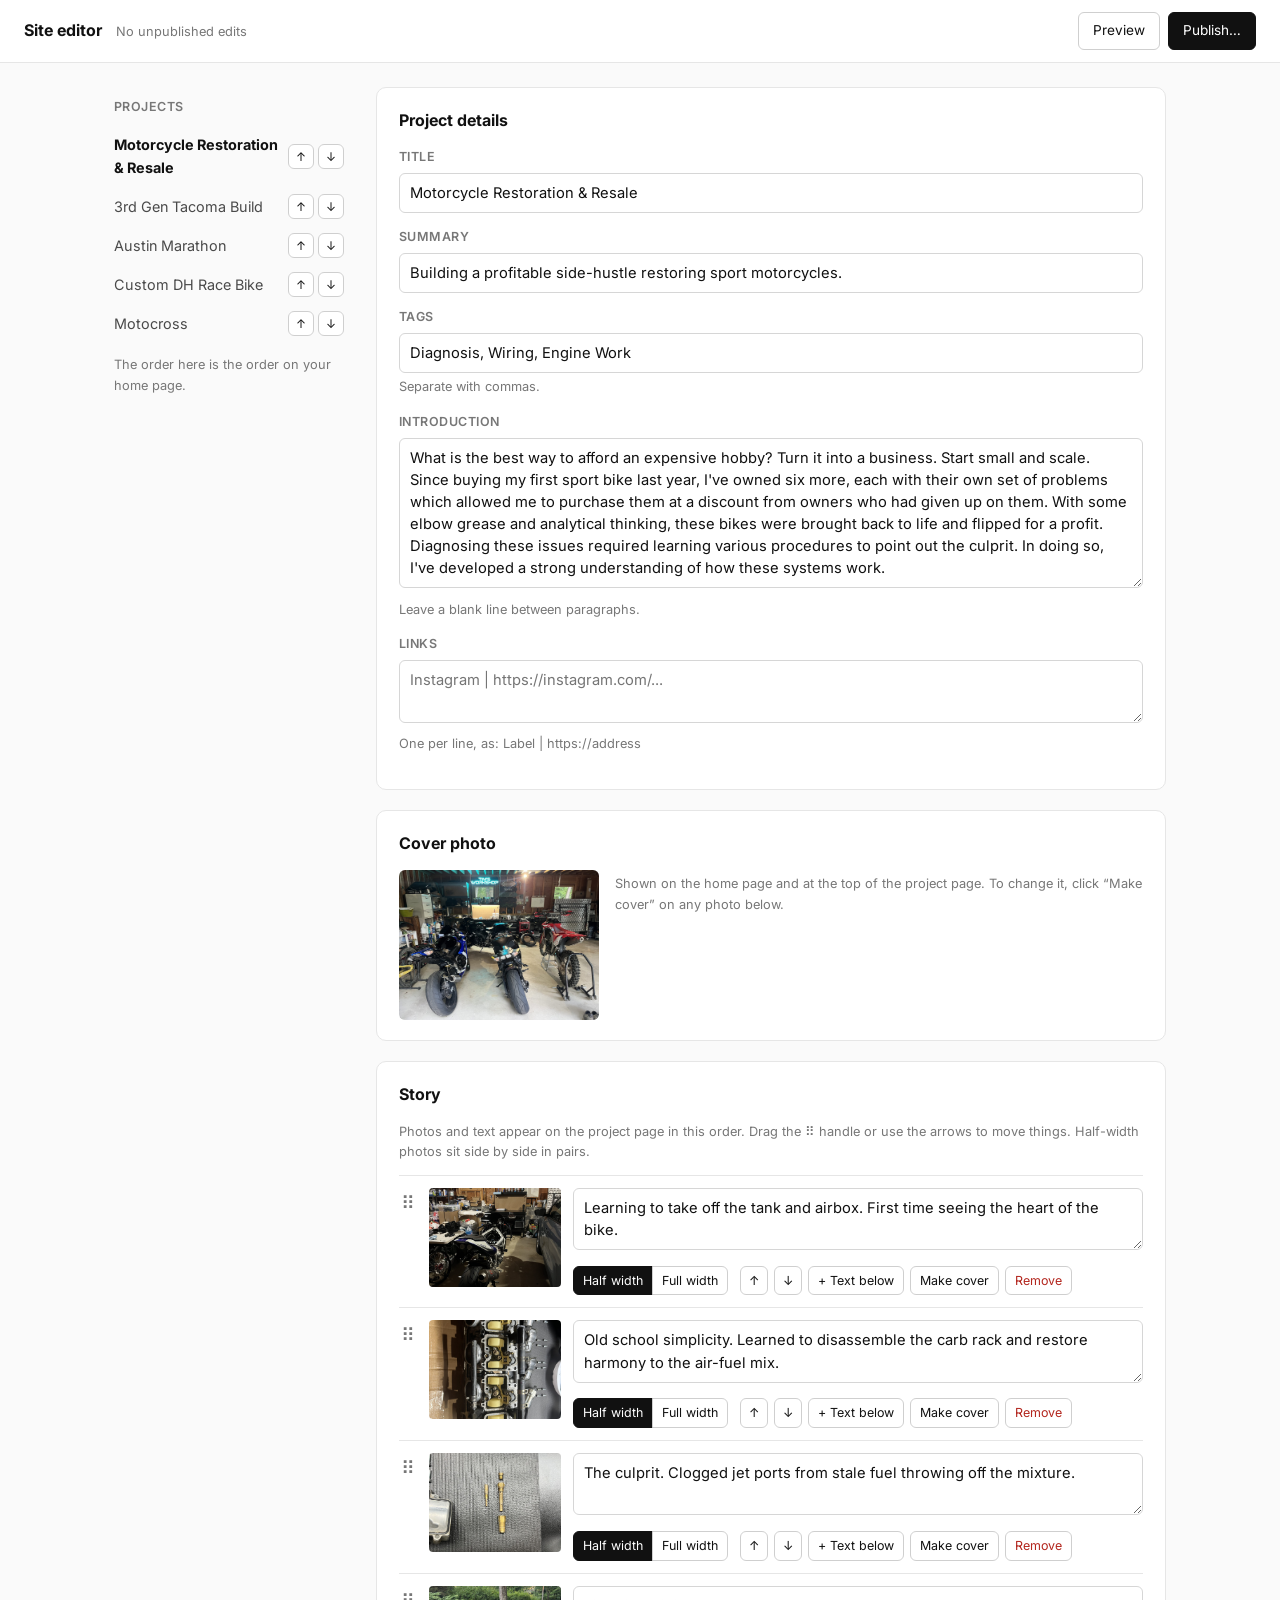
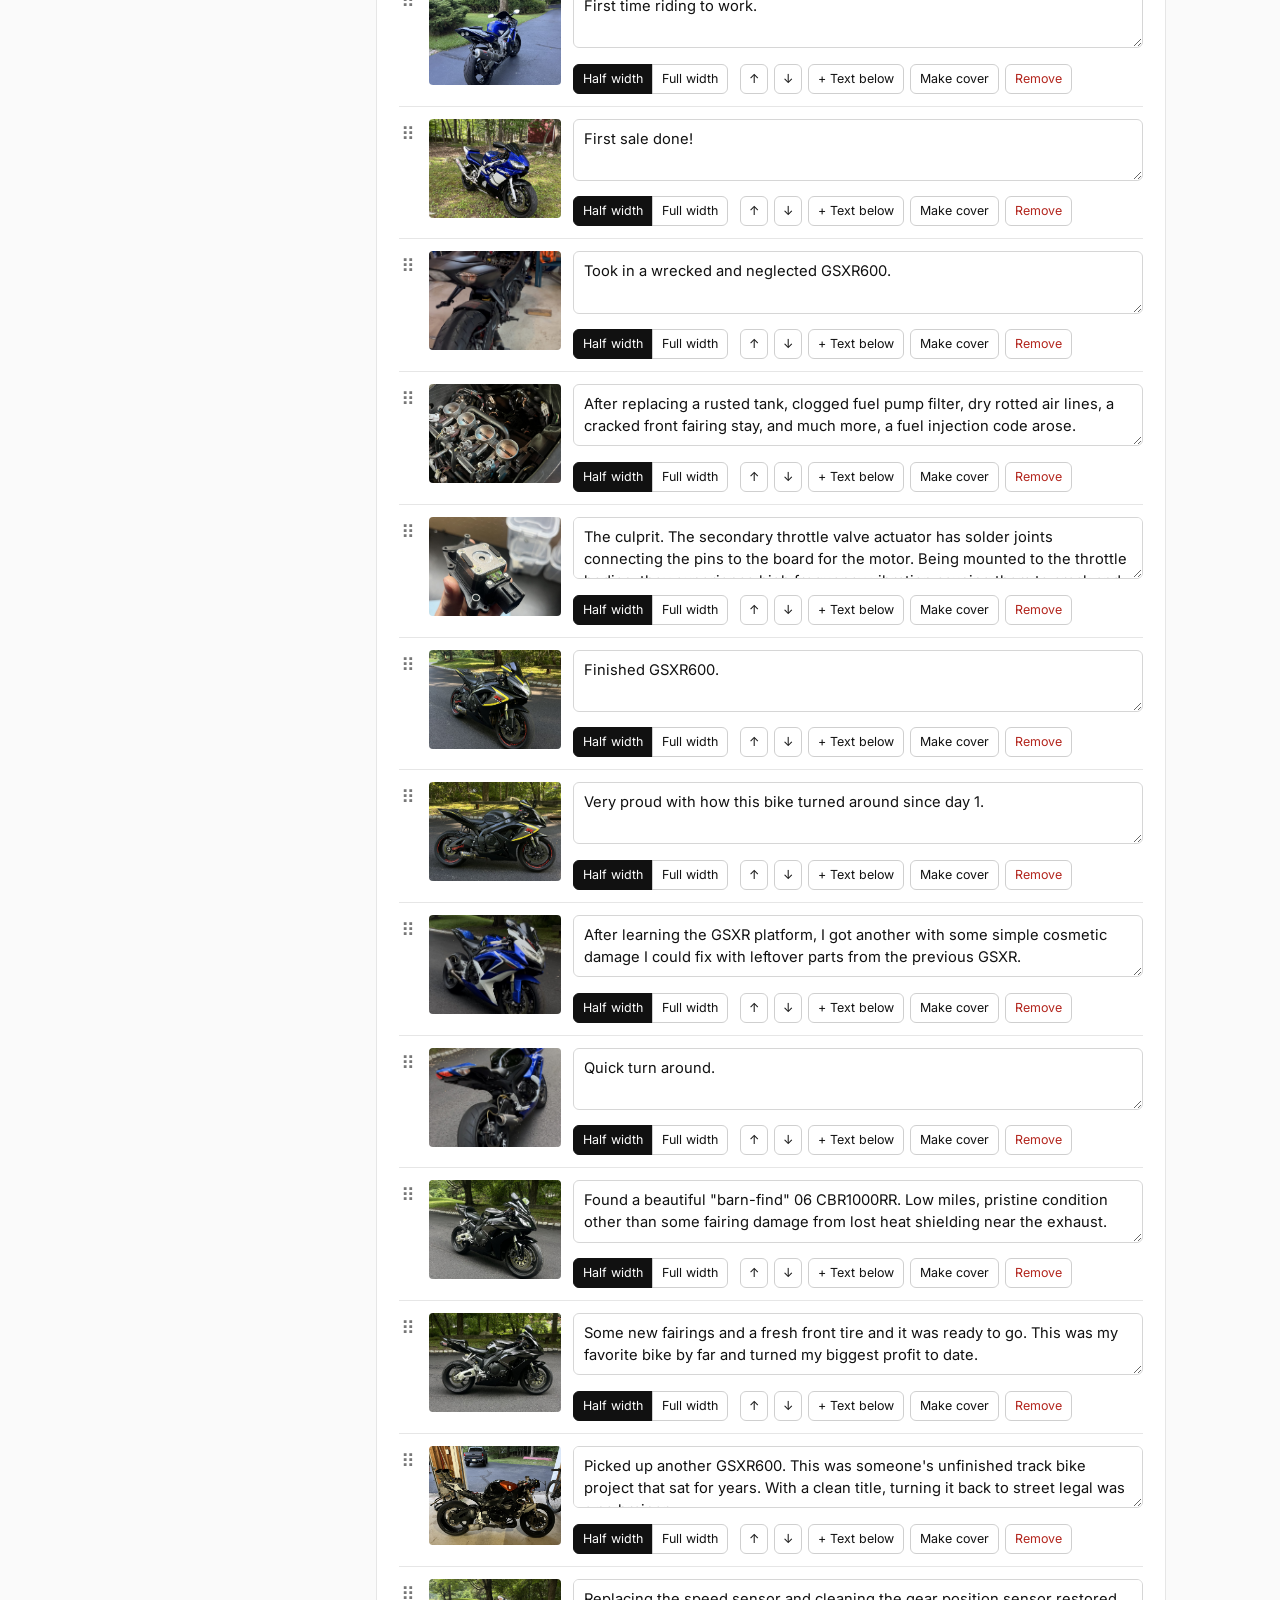
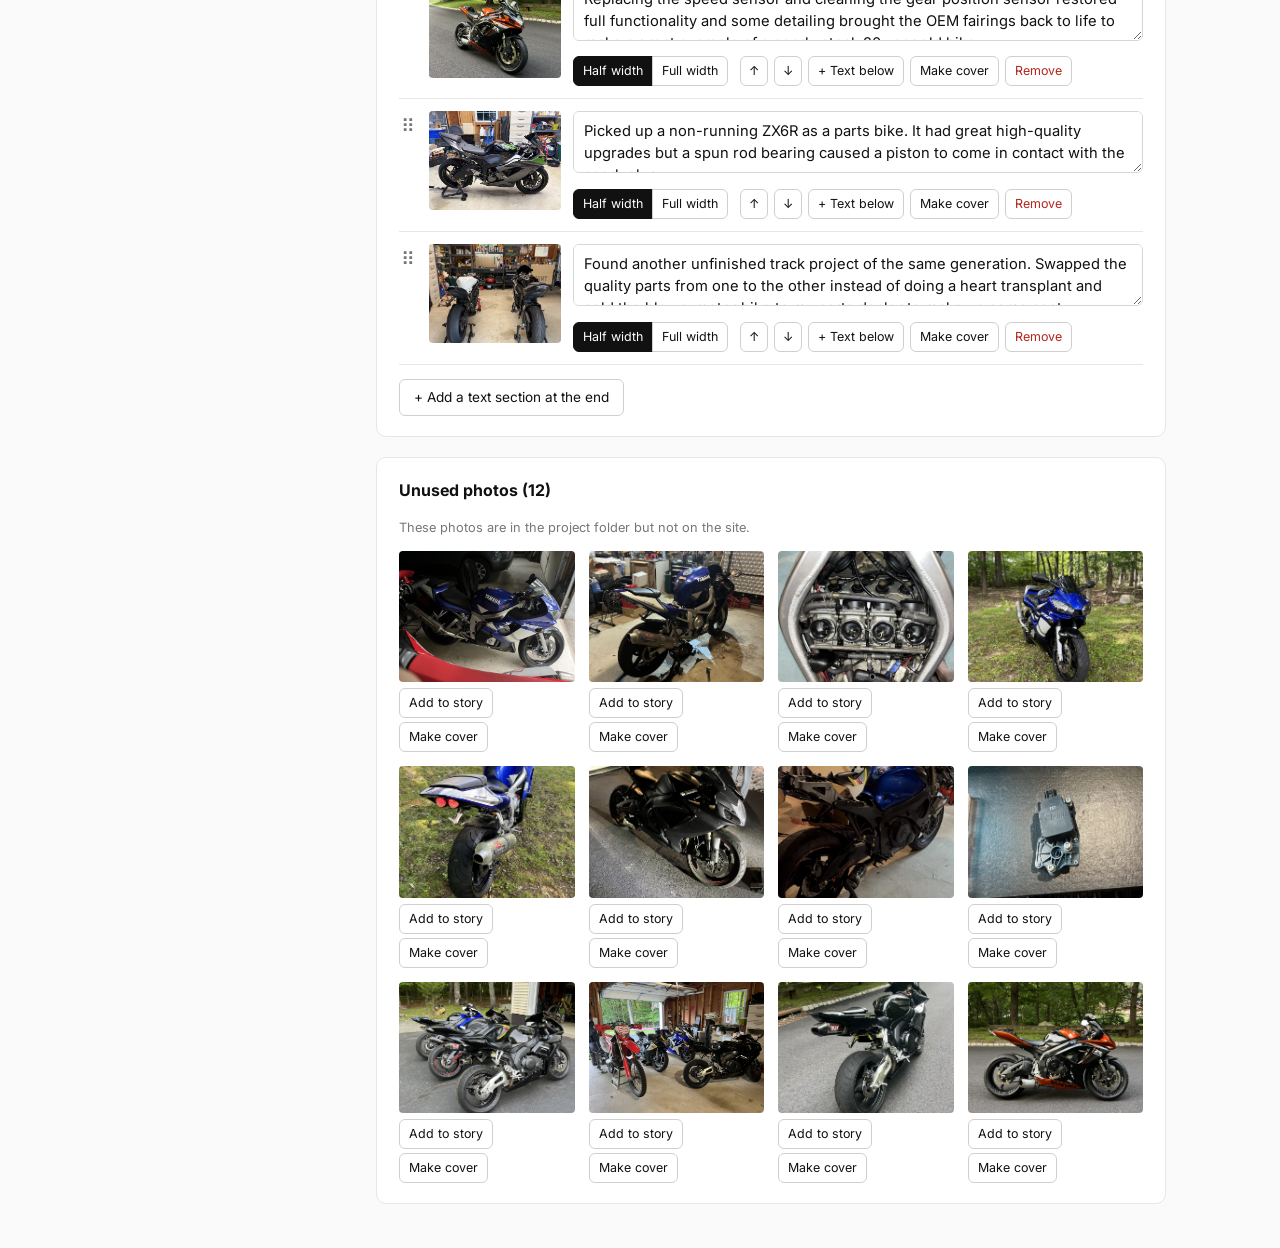
<file: edit.html>
<!DOCTYPE html>
<html lang="en">
<head>
  <meta charset="UTF-8">
  <meta name="viewport" content="width=device-width, initial-scale=1.0">
  <meta name="robots" content="noindex">
  <title>Site Editor — Timothy Sands</title>
  <link rel="icon" href="favicon.ico" sizes="any">
  <link rel="icon" type="image/png" sizes="32x32" href="favicon-32.png">
  <link rel="apple-touch-icon" href="apple-touch-icon.png">
  <link rel="preconnect" href="https://fonts.googleapis.com">
  <link rel="preconnect" href="https://fonts.gstatic.com" crossorigin>
  <link href="https://fonts.googleapis.com/css2?family=Inter:wght@400;500;700;800&display=swap" rel="stylesheet">
  <link rel="stylesheet" href="css/style.css">
  <link rel="stylesheet" href="css/editor.css">
</head>
<body class="editor">
  <header class="ed-bar">
    <div class="ed-bar-title">
      <strong>Site editor</strong>
      <span class="ed-status" id="ed-status"></span>
    </div>
    <div class="ed-bar-actions">
      <button type="button" class="ed-btn" id="ed-preview">Preview</button>
      <button type="button" class="ed-btn primary" id="ed-publish">Publish…</button>
    </div>
  </header>

  <div class="ed-notice" id="ed-notice" hidden></div>

  <div class="ed-layout">
    <aside class="ed-side">
      <h2 class="ed-label">Projects</h2>
      <ul class="ed-projects" id="ed-projects"></ul>
      <p class="ed-hint">The order here is the order on your home page.</p>
    </aside>
    <main class="ed-main" id="ed-main"></main>
  </div>

  <dialog class="ed-dialog" id="ed-dialog">
    <h2>Publish your changes</h2>
    <ol>
      <li>Click <strong>Copy my changes</strong>.</li>
      <li>Click <strong>Open projects.js on GitHub</strong>. It opens the file ready to edit.</li>
      <li>Click inside the file, select everything (<kbd>Ctrl</kbd>+<kbd>A</kbd>, or <kbd>⌘</kbd>+<kbd>A</kbd> on a Mac) and paste (<kbd>Ctrl</kbd>+<kbd>V</kbd> / <kbd>⌘</kbd>+<kbd>V</kbd>).</li>
      <li>Click <strong>Commit changes…</strong>, then <strong>Commit changes</strong> again.</li>
    </ol>
    <p>Your site updates within a couple of minutes. Your edits stay saved in this browser, so you can keep editing afterwards.</p>
    <div class="ed-dialog-actions">
      <button type="button" class="ed-btn primary" id="ed-copy">Copy my changes</button>
      <a class="ed-btn" href="https://github.com/TimSands7/Tim-Sands-Portfolio/edit/main/js/projects.js" target="_blank" rel="noopener">Open projects.js on GitHub</a>
      <button type="button" class="ed-btn" id="ed-close">Close</button>
    </div>
    <p class="ed-hint">Prefer a file? <button type="button" class="ed-link" id="ed-download">Download projects.js</button>.
      If your browser saves it as “projects (1).js”, rename it to exactly <code>projects.js</code> before uploading, or GitHub adds it as a separate file that the site ignores.</p>
    <hr>
    <button type="button" class="ed-link danger" id="ed-reset">Discard all my edits and start from the published site</button>
  </dialog>

  <script src="js/projects.js"></script>
  <script src="js/editor.js"></script>
</body>
</html>
</file>
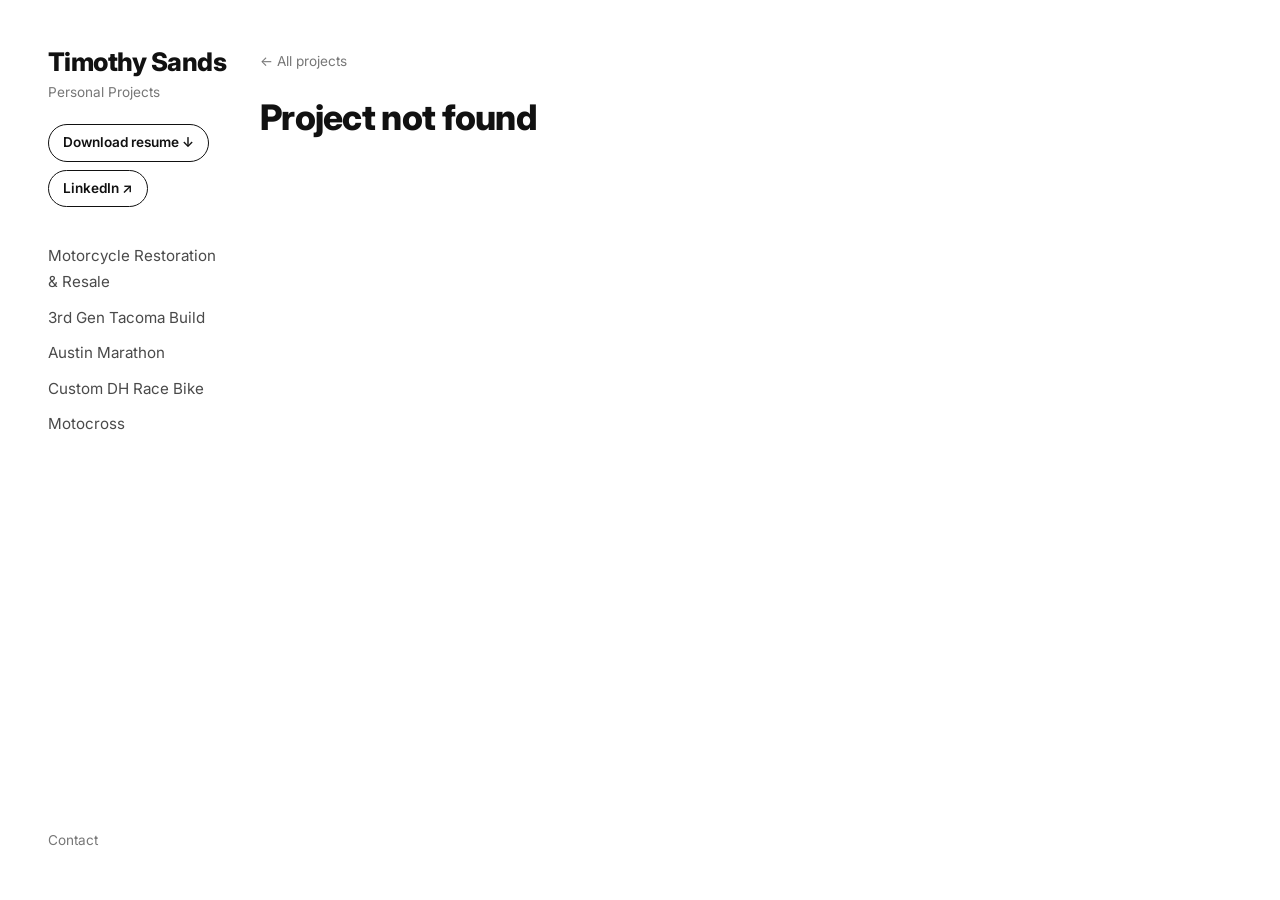
<file: project.html>
<!DOCTYPE html>
<html lang="en">
<head>
  <meta charset="UTF-8">
  <meta name="viewport" content="width=device-width, initial-scale=1.0">
  <title>Project — Timothy Sands</title>
  <link rel="icon" href="favicon.ico" sizes="any">
  <link rel="icon" type="image/png" sizes="32x32" href="favicon-32.png">
  <link rel="apple-touch-icon" href="apple-touch-icon.png">
  <link rel="preconnect" href="https://fonts.googleapis.com">
  <link rel="preconnect" href="https://fonts.gstatic.com" crossorigin>
  <link href="https://fonts.googleapis.com/css2?family=Inter:wght@400;500;700;800&display=swap" rel="stylesheet">
  <link rel="stylesheet" href="css/style.css">
</head>
<body>
  <div class="layout">
    <aside class="sidebar">
      <a href="index.html" class="site-name">Timothy Sands</a>
      <p class="tagline">Personal Projects</p>
      <div class="profile-links">
        <a href="resume.pdf" class="pill-link" id="resume-link" download="Timothy-Sands-Resume.pdf" hidden>Download resume ↓</a>
        <a href="https://www.linkedin.com/in/timothy-sands" class="pill-link" target="_blank" rel="noopener">LinkedIn ↗</a>
      </div>
      <nav>
        <ul class="project-menu" id="project-menu"></ul>
      </nav>
      <div class="sidebar-footer">
        <a href="mailto:timsands777@gmail.com">Contact</a>
      </div>
    </aside>

    <main class="content">
      <article class="project-detail" id="project-detail"></article>
    </main>
  </div>

  <script src="js/projects.js"></script>
  <script src="js/main.js"></script>
</body>
</html>
</file>
<file: css/style.css>
:root {
  --bg: #ffffff;
  --text: #111111;        /* near-black: headings, name */
  --text-muted: #4a4a4a;  /* dark grey: body copy */
  --text-soft: #777777;   /* lighter grey: captions, labels */
  --line: #e6e6e6;
  --placeholder: #f2f2f2;
  --sidebar-width: 260px;
  --gutter: 48px;
}

* { box-sizing: border-box; }

html, body {
  margin: 0;
  background: var(--bg);
  color: var(--text-muted);
  font-family: "Inter", -apple-system, BlinkMacSystemFont, "Segoe UI", Helvetica, Arial, sans-serif;
  font-size: 16px;
  line-height: 1.6;
  -webkit-font-smoothing: antialiased;
}

a { color: inherit; text-decoration: none; }

.layout {
  display: flex;
  min-height: 100vh;
}

/* ---------- Sidebar ---------- */

.sidebar {
  position: sticky;
  top: 0;
  align-self: flex-start;
  flex: 0 0 var(--sidebar-width);
  height: 100vh;
  padding: var(--gutter) 32px var(--gutter) var(--gutter);
  display: flex;
  flex-direction: column;
}

.site-name {
  font-size: 1.6rem;
  font-weight: 800;
  letter-spacing: -0.02em;
  line-height: 1.1;
  color: var(--text);
}

.tagline {
  margin: 6px 0 40px;
  font-size: 0.85rem;
  color: var(--text-soft);
}

.profile-links {
  display: flex;
  flex-wrap: wrap;
  gap: 8px;
  margin: -20px 0 36px;
}

.pill-link {
  display: inline-block;
  padding: 7px 14px;
  border: 1px solid var(--text);
  border-radius: 999px;
  font-size: 0.85rem;
  font-weight: 600;
  color: var(--text);
  transition: background 0.15s ease, color 0.15s ease;
}

.pill-link:hover { background: var(--text); color: #fff; }
.pill-link[hidden] { display: none; }

.project-menu {
  list-style: none;
  margin: 0;
  padding: 0;
}

.project-menu li + li { margin-top: 10px; }

.project-menu a {
  font-size: 0.95rem;
  color: var(--text-muted);
  transition: color 0.15s ease;
}

.project-menu a:hover,
.project-menu a.active {
  color: var(--text);
  font-weight: 600;
}

.sidebar-footer {
  margin-top: auto;
  font-size: 0.85rem;
  color: var(--text-soft);
}

.sidebar-footer a:hover { color: var(--text); }

/* ---------- Main content ---------- */

.content {
  flex: 1;
  min-width: 0;
  padding: var(--gutter) var(--gutter) var(--gutter) 0;
}

.project-grid {
  display: grid;
  grid-template-columns: repeat(auto-fill, minmax(320px, 1fr));
  gap: 40px 32px;
}

.project-card { display: block; }

.image-frame {
  position: relative;
  aspect-ratio: 4 / 3;
  overflow: hidden;
  background: var(--placeholder);
}

.image-frame img {
  width: 100%;
  height: 100%;
  object-fit: cover;
  display: block;
  transition: transform 0.4s ease, opacity 0.2s ease;
}

.project-card:hover .image-frame img {
  transform: scale(1.03);
}

.image-frame.is-placeholder {
  display: flex;
  align-items: center;
  justify-content: center;
}

.placeholder-label {
  font-size: 0.8rem;
  letter-spacing: 0.08em;
  text-transform: uppercase;
  color: var(--text-soft);
}

.card-meta { padding-top: 14px; }

.card-title {
  margin: 0;
  font-size: 1rem;
  font-weight: 700;
  color: var(--text);
}

.card-summary {
  margin: 4px 0 0;
  font-size: 0.9rem;
  color: var(--text-muted);
}

/* ---------- Project detail ---------- */

.project-detail { max-width: 880px; }

.back-link {
  display: inline-block;
  margin-bottom: 24px;
  font-size: 0.85rem;
  color: var(--text-soft);
}

.back-link:hover { color: var(--text); }

.detail-title {
  margin: 0 0 12px;
  font-size: 2.2rem;
  font-weight: 800;
  letter-spacing: -0.02em;
  line-height: 1.15;
  color: var(--text);
}

.tags {
  list-style: none;
  display: flex;
  flex-wrap: wrap;
  gap: 8px;
  margin: 0 0 28px;
  padding: 0;
}

.tags li {
  font-size: 0.78rem;
  padding: 3px 10px;
  border: 1px solid var(--line);
  border-radius: 999px;
  color: var(--text-muted);
}

.detail-hero {
  aspect-ratio: 16 / 9;
  margin-bottom: 32px;
}

.detail-body {
  max-width: 680px;
  font-size: 1.02rem;
}

.detail-body p { margin: 0 0 1.1em; }

.detail-links {
  display: flex;
  gap: 24px;
  margin: 8px 0 40px;
}

.detail-links a {
  font-weight: 600;
  color: var(--text);
  border-bottom: 1px solid var(--text);
}

/* ---------- Project story ---------- */

.story {
  display: grid;
  grid-template-columns: 1fr 1fr;
  gap: 32px 20px;
  align-items: start;
  margin-top: 16px;
}

.story-photo { margin: 0; }
.story-photo.full,
.story-text { grid-column: 1 / -1; }

.story-photo img {
  display: block;
  width: 100%;
  height: auto;
  cursor: zoom-in;
  background: var(--placeholder);
}

.story-photo.full img {
  width: auto;
  max-width: 100%;
  max-height: 80vh;
  margin: 0 auto;
  background: none;
}

.story-photo.full figcaption { text-align: center; }

.story-photo figcaption {
  margin-top: 10px;
  font-size: 0.9rem;
  line-height: 1.5;
  color: var(--text-muted);
}

.story-text {
  max-width: 680px;
  font-size: 1.02rem;
  padding: 8px 0;
}

.story-text p { margin: 0 0 1.1em; }
.story-text p:last-child { margin-bottom: 0; }

/* ---------- Lightbox ---------- */

.lightbox {
  position: fixed;
  inset: 0;
  z-index: 100;
  display: none;
  align-items: center;
  justify-content: center;
  background: rgba(255, 255, 255, 0.97);
  padding: 48px 72px;
}

.lightbox.open { display: flex; }

.lightbox figure {
  margin: 0;
  max-width: 100%;
  max-height: 100%;
  display: flex;
  flex-direction: column;
  align-items: center;
}

.lightbox img {
  max-width: 100%;
  max-height: calc(100vh - 150px);
  object-fit: contain;
}

.lightbox figcaption {
  margin-top: 14px;
  max-width: 680px;
  text-align: center;
  font-size: 0.95rem;
  color: var(--text-muted);
}

.lightbox button {
  position: absolute;
  border: 0;
  background: none;
  color: var(--text);
  font: inherit;
  font-size: 2.4rem;
  line-height: 1;
  padding: 12px;
  cursor: pointer;
}

.lb-close { top: 12px; right: 16px; }
.lb-prev { left: 12px; top: 50%; transform: translateY(-50%); }
.lb-next { right: 12px; top: 50%; transform: translateY(-50%); }
.lightbox.single .lb-prev,
.lightbox.single .lb-next { display: none; }

/* ---------- Preview banner ---------- */

.preview-banner {
  position: sticky;
  top: 0;
  z-index: 50;
  display: flex;
  justify-content: center;
  gap: 16px;
  padding: 8px 16px;
  background: var(--text);
  color: #fff;
  font-size: 0.85rem;
}

.preview-banner a { text-decoration: underline; }

/* ---------- Mobile ---------- */

@media (max-width: 800px) {
  :root { --gutter: 20px; }

  .layout { flex-direction: column; }

  .sidebar {
    position: static;
    flex: none;
    height: auto;
    padding: 28px var(--gutter) 8px;
  }

  .tagline { margin-bottom: 18px; }
  .profile-links { margin: -6px 0 18px; }

  .project-menu {
    display: flex;
    flex-wrap: wrap;
    gap: 6px 18px;
  }

  .project-menu li + li { margin-top: 0; }

  .sidebar-footer { display: none; }

  .content { padding: 24px var(--gutter) 40px; }

  .project-grid {
    grid-template-columns: 1fr;
    gap: 32px;
  }

  .detail-title { font-size: 1.7rem; }

  .story { grid-template-columns: 1fr; gap: 28px; }

  .lightbox { padding: 48px 8px; }
  .lb-prev, .lb-next { top: auto; bottom: 8px; transform: none; }
}
</file>
<file: css/editor.css>
/* Styles for the site editor (edit.html) only. */

body.editor { background: #fafafa; }

.ed-bar {
  position: sticky;
  top: 0;
  z-index: 10;
  display: flex;
  align-items: center;
  justify-content: space-between;
  gap: 16px;
  padding: 12px 24px;
  background: var(--bg);
  border-bottom: 1px solid var(--line);
}

.ed-bar-title { display: flex; align-items: baseline; gap: 14px; flex-wrap: wrap; color: var(--text); }
.ed-status { font-size: 0.8rem; color: var(--text-soft); }
.ed-bar-actions { display: flex; gap: 8px; }

.ed-notice {
  display: flex;
  align-items: center;
  flex-wrap: wrap;
  gap: 8px;
  padding: 10px 24px;
  background: #fff8e1;
  border-bottom: 1px solid #f0e2b0;
  font-size: 0.9rem;
  color: var(--text);
}

.ed-notice[hidden] { display: none; }

.ed-layout {
  display: flex;
  gap: 32px;
  max-width: 1100px;
  margin: 0 auto;
  padding: 24px;
}

.ed-side {
  flex: 0 0 230px;
  position: sticky;
  top: 72px;
  align-self: flex-start;
}

.ed-main { flex: 1; min-width: 0; }

/* ---------- Buttons ---------- */

.ed-btn {
  font: inherit;
  font-size: 0.85rem;
  padding: 7px 14px;
  border: 1px solid #cfcfcf;
  border-radius: 6px;
  background: var(--bg);
  color: var(--text);
  cursor: pointer;
  white-space: nowrap;
}

.ed-btn:hover { border-color: var(--text); }
a.ed-btn { display: inline-block; text-decoration: none; }
.ed-dialog kbd { font: inherit; font-size: 0.8rem; padding: 1px 5px; border: 1px solid var(--line); border-radius: 4px; }
.ed-btn.primary { background: var(--text); border-color: var(--text); color: #fff; }
.ed-btn.primary:hover { background: #333; }
.ed-btn.small { font-size: 0.78rem; padding: 4px 9px; }
.ed-btn.icon { padding-left: 8px; padding-right: 8px; }
.ed-btn.danger { color: #b3261e; }
.ed-btn.danger:hover { border-color: #b3261e; }

.ed-link {
  font: inherit;
  font-size: 0.85rem;
  background: none;
  border: 0;
  padding: 0;
  text-decoration: underline;
  cursor: pointer;
  color: var(--text-muted);
}

.ed-link.danger { color: #b3261e; }

/* ---------- Project list ---------- */

.ed-projects { list-style: none; margin: 8px 0 12px; padding: 0; }

.ed-projects li {
  display: flex;
  align-items: center;
  justify-content: space-between;
  gap: 6px;
  padding: 4px 0;
}

.ed-project-name {
  font: inherit;
  font-size: 0.9rem;
  text-align: left;
  background: none;
  border: 0;
  padding: 4px 0;
  color: var(--text-muted);
  cursor: pointer;
}

.ed-projects li.active .ed-project-name { color: var(--text); font-weight: 700; }
.ed-move { display: flex; gap: 4px; flex-shrink: 0; }
.ed-move .ed-btn { padding: 2px 7px; font-size: 0.75rem; }

/* ---------- Sections & fields ---------- */

.ed-section {
  background: var(--bg);
  border: 1px solid var(--line);
  border-radius: 10px;
  padding: 20px 22px;
  margin-bottom: 20px;
}

.ed-section-title { margin: 0 0 14px; font-size: 1rem; color: var(--text); }

.ed-label {
  display: block;
  font-size: 0.78rem;
  font-weight: 600;
  letter-spacing: 0.04em;
  text-transform: uppercase;
  color: var(--text-soft);
  margin-bottom: 6px;
}

.ed-hint { display: block; font-size: 0.8rem; color: var(--text-soft); margin: 4px 0 12px; }

.ed-field { display: block; margin-bottom: 14px; }

.editor input[type="text"],
.editor textarea {
  width: 100%;
  font: inherit;
  font-size: 0.92rem;
  line-height: 1.5;
  color: var(--text);
  padding: 8px 10px;
  border: 1px solid #d6d6d6;
  border-radius: 6px;
  background: var(--bg);
  resize: vertical;
}

.editor input[type="text"]:focus,
.editor textarea:focus { outline: 2px solid var(--text); outline-offset: -1px; border-color: transparent; }

.ed-cover { display: flex; gap: 16px; align-items: flex-start; }
.ed-cover img { width: 200px; aspect-ratio: 4 / 3; object-fit: cover; border-radius: 6px; flex-shrink: 0; }

/* ---------- Story rows ---------- */

.ed-story { list-style: none; margin: 0 0 14px; padding: 0; }

.ed-row {
  position: relative;
  display: flex;
  gap: 12px;
  align-items: flex-start;
  padding: 12px 0;
  border-top: 1px solid var(--line);
}

.ed-row:last-child { border-bottom: 1px solid var(--line); }
.ed-row.dragging { opacity: 0.4; }
.ed-row.drop-before { box-shadow: 0 -3px 0 var(--text); }
.ed-row.drop-after { box-shadow: 0 3px 0 var(--text); }

.ed-handle {
  font-size: 1.2rem;
  line-height: 1;
  padding: 6px 2px;
  color: var(--text-soft);
  cursor: grab;
  user-select: none;
}

.ed-thumb {
  width: 132px;
  aspect-ratio: 4 / 3;
  object-fit: cover;
  border-radius: 4px;
  flex-shrink: 0;
  background: var(--placeholder);
}

.ed-text-badge {
  width: 132px;
  aspect-ratio: 4 / 3;
  flex-shrink: 0;
  display: flex;
  align-items: center;
  justify-content: center;
  border: 1px dashed #cfcfcf;
  border-radius: 4px;
  font-size: 0.8rem;
  font-weight: 600;
  letter-spacing: 0.06em;
  text-transform: uppercase;
  color: var(--text-soft);
}

.ed-row-body { flex: 1; min-width: 0; }

.ed-row-controls {
  display: flex;
  flex-wrap: wrap;
  gap: 6px;
  margin-top: 8px;
}

.ed-toggle { display: inline-flex; margin-right: 6px; }
.ed-toggle .ed-btn { border-radius: 0; }
.ed-toggle .ed-btn:first-child { border-radius: 6px 0 0 6px; }
.ed-toggle .ed-btn:last-child { border-radius: 0 6px 6px 0; margin-left: -1px; }
.ed-toggle .ed-btn.on { background: var(--text); border-color: var(--text); color: #fff; }

/* ---------- Unused tray ---------- */

.ed-tray {
  display: grid;
  grid-template-columns: repeat(auto-fill, minmax(150px, 1fr));
  gap: 14px;
}

.ed-tray-item img {
  width: 100%;
  aspect-ratio: 4 / 3;
  object-fit: cover;
  border-radius: 4px;
  display: block;
}

.ed-tray-actions { display: flex; flex-wrap: wrap; gap: 4px; margin-top: 6px; }

/* ---------- Publish dialog ---------- */

.ed-dialog {
  max-width: 520px;
  border: 1px solid var(--line);
  border-radius: 12px;
  padding: 24px 26px;
  color: var(--text-muted);
}

.ed-dialog::backdrop { background: rgba(0, 0, 0, 0.35); }
.ed-dialog h2 { margin: 0 0 12px; font-size: 1.15rem; color: var(--text); }
.ed-dialog ol { padding-left: 20px; margin: 0 0 12px; }
.ed-dialog li { margin-bottom: 6px; }
.ed-dialog p { font-size: 0.9rem; }
.ed-dialog-actions { display: flex; flex-wrap: wrap; gap: 8px; margin-top: 16px; }
.ed-dialog hr { border: 0; border-top: 1px solid var(--line); margin: 20px 0 14px; }

/* ---------- Small screens ---------- */

@media (max-width: 800px) {
  .ed-bar { padding: 10px 16px; }
  .ed-layout { flex-direction: column; gap: 16px; padding: 16px; }
  .ed-side { position: static; flex: none; }
  .ed-row { flex-wrap: wrap; }
  .ed-handle { display: none; }
  .ed-thumb, .ed-text-badge { width: 96px; }
  .ed-cover { flex-direction: column; }
}
</file>
